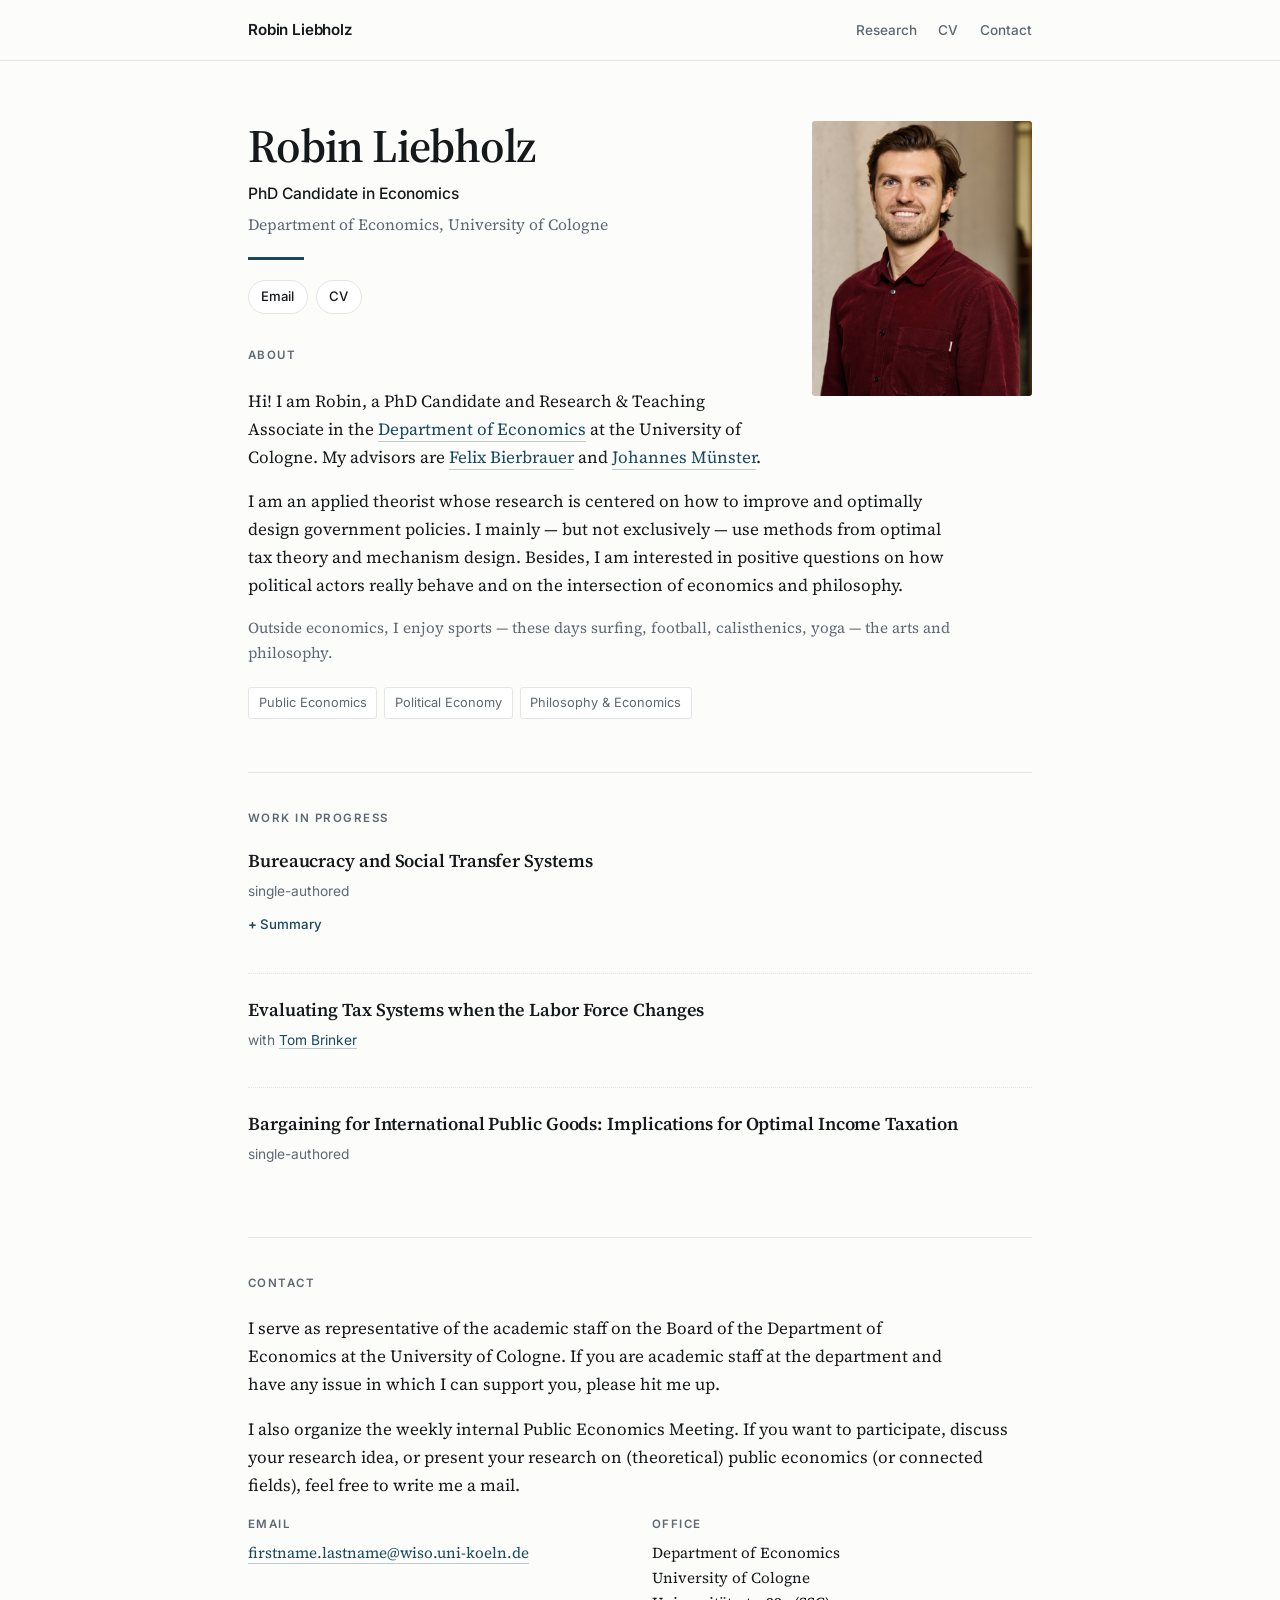
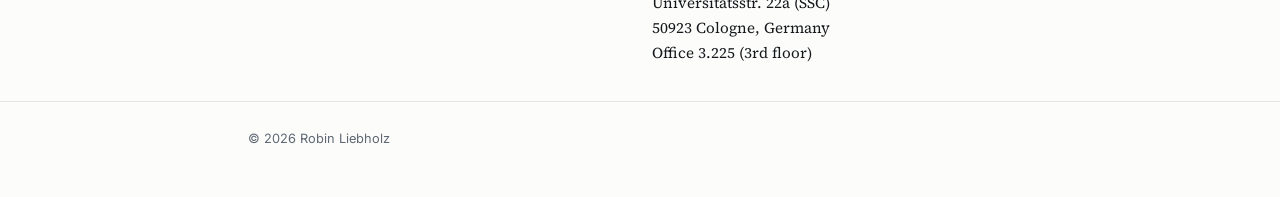
<file: index.html>
<!DOCTYPE html>
<html lang="en">
<head>
<meta charset="utf-8">
<meta name="viewport" content="width=device-width, initial-scale=1.0">

<title>Robin Liebholz | PhD Candidate in Economics</title>
<meta name="description" content="Robin Liebholz is a PhD candidate in economics at the University of Cologne, working on public economics, political economy, and philosophy and economics.">
<meta name="author" content="Robin Liebholz">

<meta property="og:type" content="website">
<meta property="og:title" content="Robin Liebholz | PhD Candidate in Economics">
<meta property="og:description" content="PhD candidate in economics at the University of Cologne. Public economics, political economy, philosophy and economics.">

<link rel="preconnect" href="https://fonts.googleapis.com">
<link rel="preconnect" href="https://fonts.gstatic.com" crossorigin>
<link href="https://fonts.googleapis.com/css2?family=Source+Serif+4:ital,opsz,wght@0,8..60,400;0,8..60,600;1,8..60,400&family=Inter:wght@400;500;600&display=swap" rel="stylesheet">
<link rel="stylesheet" href="style.css">
</head>

<body>
<a class="skip" href="#main">Skip to content</a>

<nav class="topbar">
  <div class="wrap">
    <a class="brand" href="index.html">Robin Liebholz</a>
    <div class="navlinks">
      <a href="#research">Research</a>
      <a href="cv.html">CV</a>
      <a href="#contact">Contact</a>
    </div>
  </div>
</nav>

<main id="main" class="wrap">

  <!-- ============================================================
       PHOTO: save your picture as photo.jpg next to this file,
       then replace the whole src="data:image..." below with
       src="photo.jpg"
       ============================================================ -->
  <header class="hero" id="top">
    <img class="portrait" alt="Portrait of Robin Liebholz" src="photo.jpg">
    <div>
      <h1>Robin Liebholz</h1>
      <p class="role">PhD Candidate in Economics</p>
      <p class="affil">Department of Economics, University of Cologne </p>
      <div class="underline"></div>
      <div class="linkrow">
        <a href="mailto:robin.liebholz@wiso.uni-koeln.de">Email</a>
        <a href="cv.html">CV</a>
        <!-- Add these back when you have the accounts:
        <a href="https://scholar.google.com/citations?user=YOURID">Google Scholar</a>
        <a href="https://bsky.app/profile/YOURHANDLE">Bluesky</a>
        <a href="https://www.linkedin.com/in/YOURNAME">LinkedIn</a>
        -->
        </div>
    </div>
  </header>
  <!-- ============================================================
       ABOUT — please read this over. The facts come from your CV,
       but the second paragraph is my wording, not yours. Change it
       to whatever you'd actually say about your own work.
       ============================================================ -->
  <section id="about">
    <p class="eyebrow">About</p>
    <p>Hi! I am Robin, a PhD Candidate and Research &amp; Teaching Associate in the <a href="https://economics.uni-koeln.de/">Department of Economics</a> at the University of Cologne. My advisors are <a href="https://sites.google.com/view/felixbierbrauer/startseite">Felix Bierbrauer</a> and <a href="https://medienoekonomie.uni-koeln.de/de/team/prof-dr-johannes-muenster">Johannes Münster</a>.
</p>
    <p>I am an applied theorist whose research is centered on how to improve and optimally design government policies. I mainly — but not exclusively — use methods from optimal tax theory and mechanism design. Besides, I am interested in positive questions on how political actors really behave and on the intersection of economics and philosophy.</p>
 <p class="personal">Outside economics, I enjoy sports — these days surfing, football, calisthenics, yoga — the arts and philosophy.
    <ul class="tags">
      <li>Public Economics</li>
      <li>Political Economy</li>
      <li>Philosophy &amp; Economics</li>
    </ul>
  </section>

  <!-- ============================================================
       RESEARCH
       When a project has a circulating draft, move it up into a new
       "Working Papers" block and give it a chip and a PDF link, like
       the commented-out example at the bottom of this section.
       ============================================================ -->
  <section id="research">
    <p class="eyebrow">Work in Progress</p>

    <article class="paper">
      <h3>Bureaucracy and Social Transfer Systems</h3>
      <p class="byline">single-authored</p>
      <details>
        <summary>Summary</summary>
        <p class="abstract"> I construct a model of optimal social transfers with costly bureaucracy. Bureaucracy makes individualized (case-by-case) transfers possible, but it is costly — for the state, because of screening applicants, administering individual cases and running the system, and for agents, because of the reporting burden. The state would like to individualize transfers because agents differ in their marginal utility of money, which is higher for agents with greater need. Even when the state can observe need, it is optimal to give at least some range of agents a uniform transfer. When need is unobservable, this range is even larger. In regions with individualized transfers, agents with lower need receive an information rent. Informational constraints can also make it optimal to have more brackets of uniform transfers. This offers an explanation for the multi-bracket structure of many real-world transfer systems.      </p>
      </details>

    </article>

    <article class="paper">
      <h3>Evaluating Tax Systems when the Labor Force Changes</h3>
      <p class="byline">with <a href="https://sites.google.com/view/tom-brinker">Tom Brinker</a></p>
    </article>

    <article class="paper">
      <h3>Bargaining for International Public Goods: Implications for Optimal Income Taxation</h3>
      <p class="byline">single-authored</p>
    </article>

    <!-- ============================================================
         TEMPLATE for your first working paper — delete the comment
         markers around it and move it above "Work in Progress"
         together with an eyebrow line reading "Working Papers".

    <article class="paper">
      <span class="chip">Working Paper</span>
      <h3>Paper title</h3>
      <p class="byline">with Coauthor Name</p>
      <details>
        <summary>Abstract</summary>
        <p class="abstract">Your abstract.</p>
      </details>
      <div class="filerow">
        <a href="files/paper1.pdf">PDF</a>
        <a href="#">Slides</a>
      </div>
    </article>

         ============================================================ -->
  </section>

  <section id="contact">
    <p class="eyebrow">Contact</p>
      <p>I serve as representative of the academic staff on the Board of the Department of Economics at the University of Cologne. If you are academic staff at the department and have any issue in which I can support you, please hit me up.</p>
</p>
</p>I also organize the weekly internal Public Economics Meeting. If you want to participate, discuss your research idea, or present your research on (theoretical) public economics (or connected fields), feel free to write me a mail.</p>
</p>
    <div class="contact-grid">
      <div>
        <h4>Email</h4>
        <p><a href="mailto:robin.liebholz@wiso.uni-koeln.de">firstname.lastname@wiso.uni-koeln.de</a></p>
      </div>
      <div>
        <h4>Office</h4>
        <p>Department of Economics<br>University of Cologne<br>Universitätsstr. 22a (SSC)<br>50923 Cologne, Germany <br> Office 3.225 (3rd floor)</p>
      </div>
    </div>
  </section>

</main>

<footer>
  <div class="wrap">© 2026 Robin Liebholz</div>
</footer>

</body>
</html>
</file>
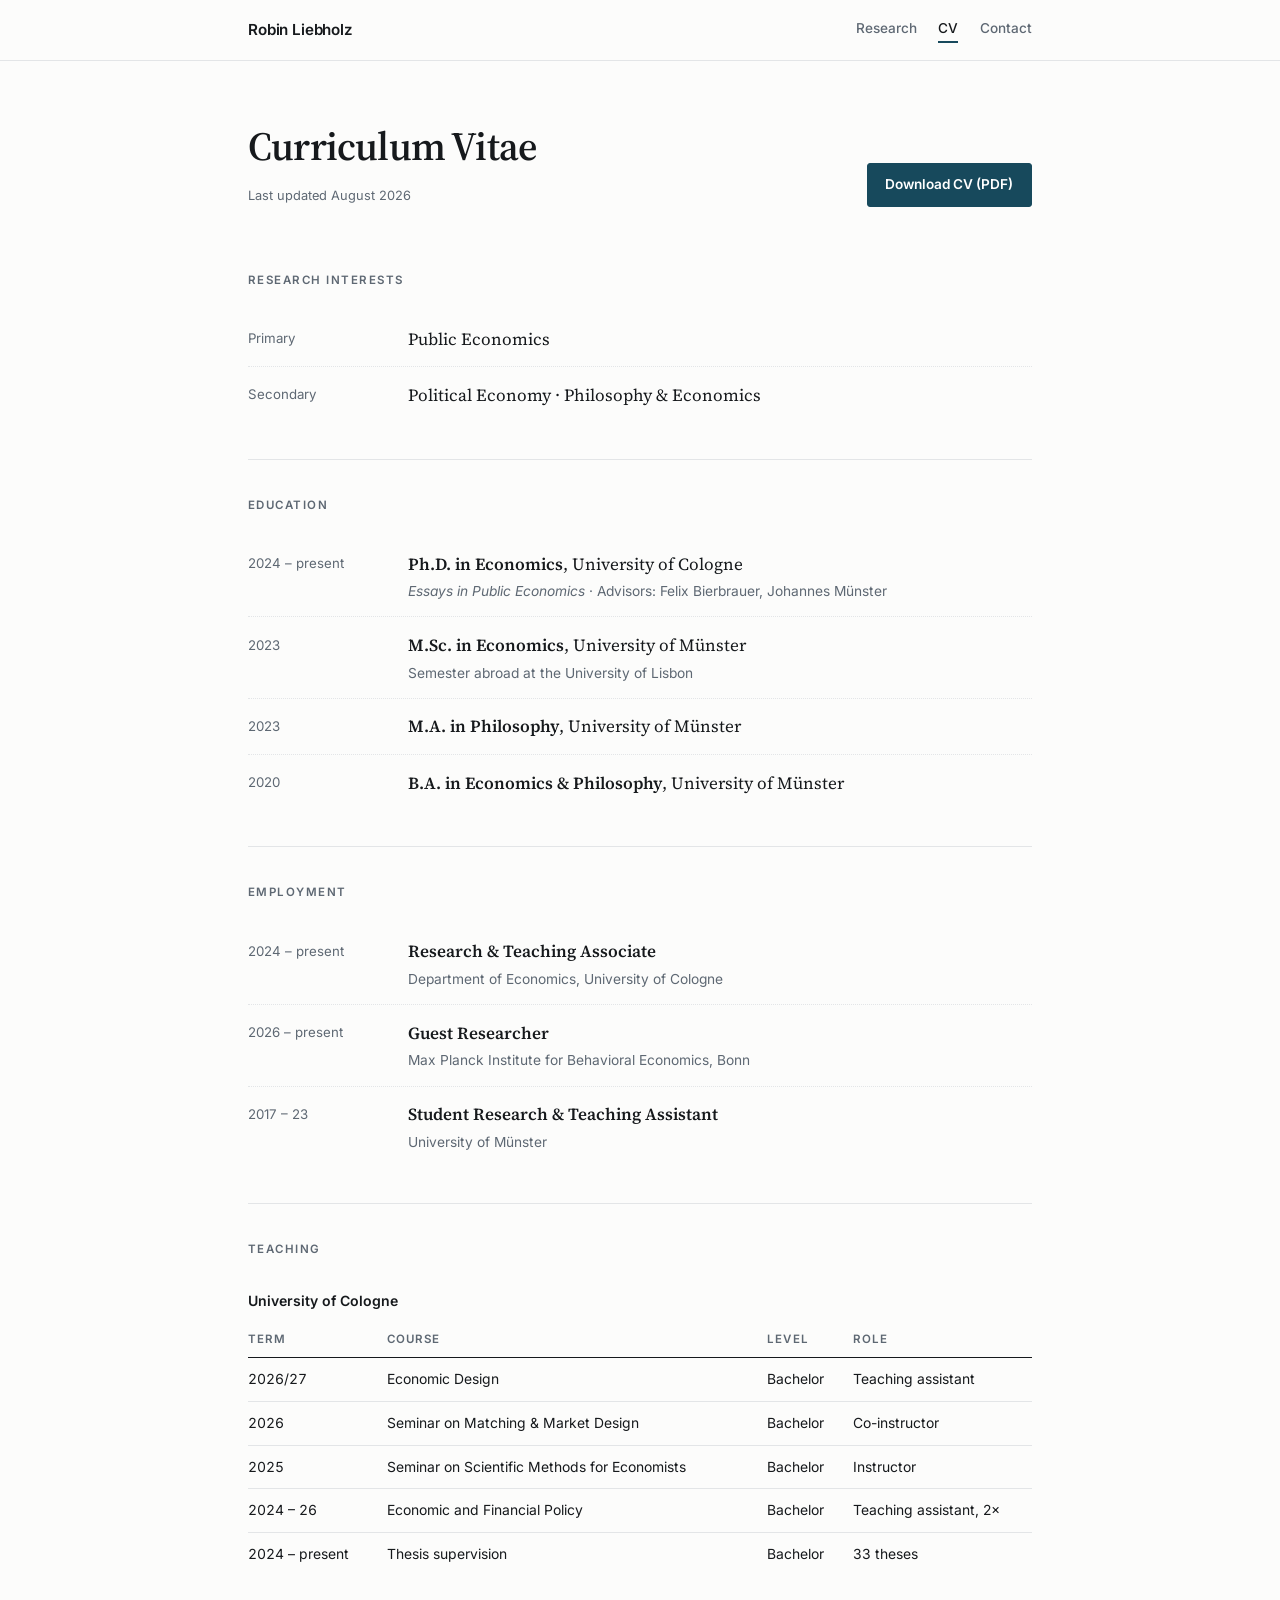
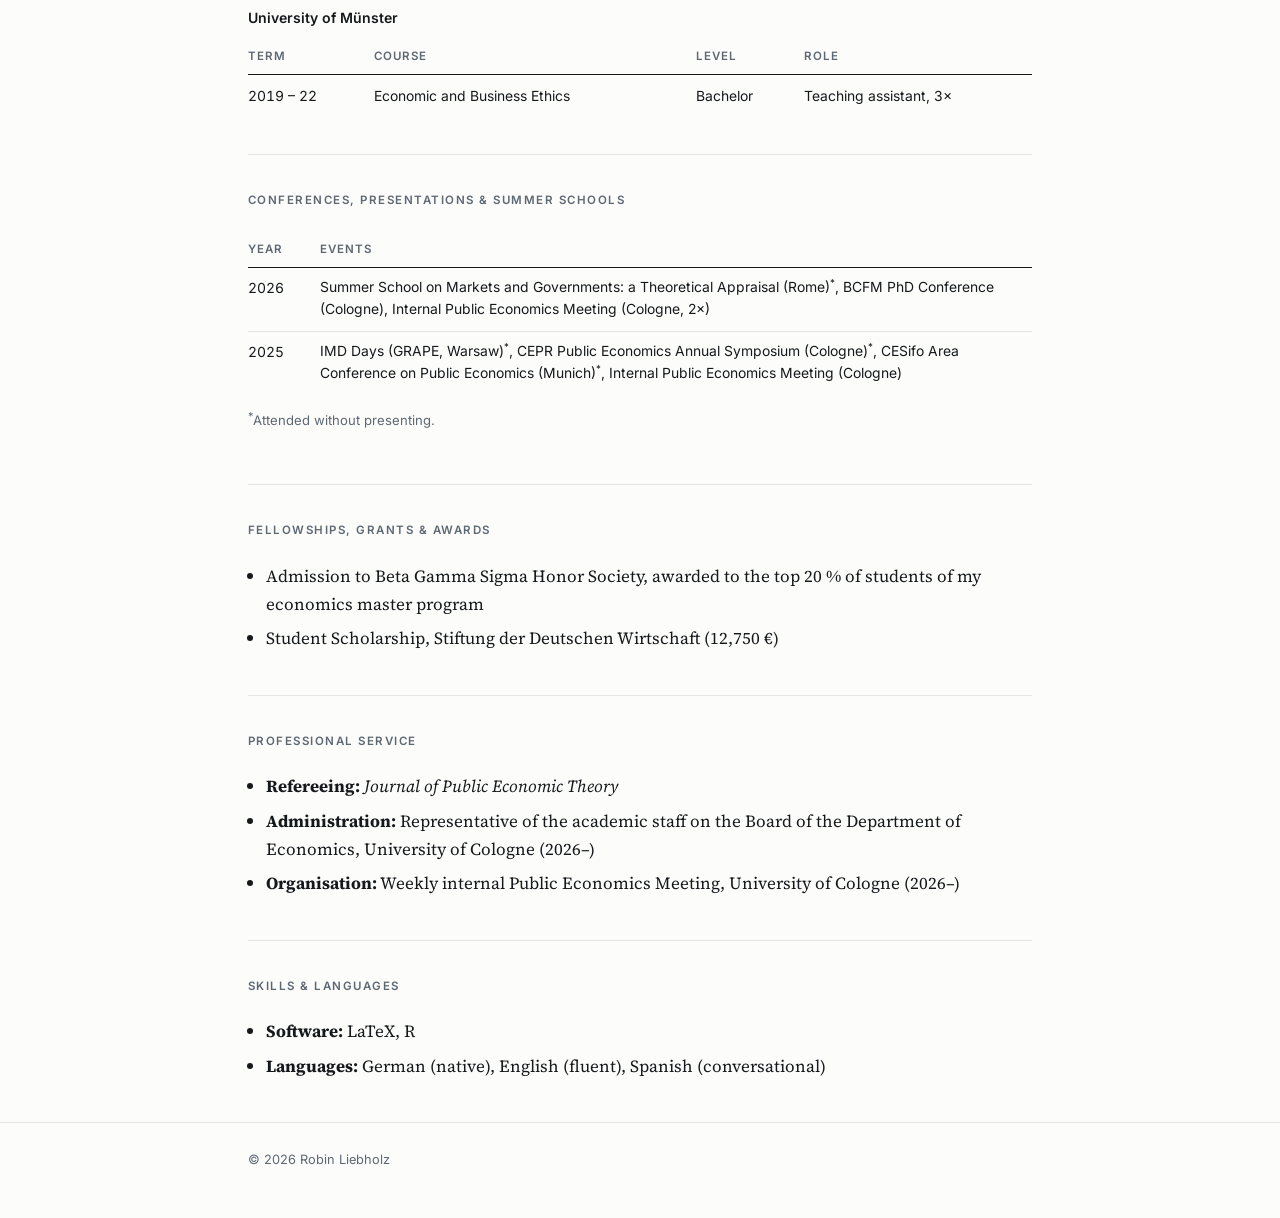
<file: cv.html>
<!DOCTYPE html>
<html lang="en">
<head>
<meta charset="utf-8">
<meta name="viewport" content="width=device-width, initial-scale=1.0">

<title>CV | Robin Liebholz</title>
<meta name="description" content="Curriculum vitae of Robin Liebholz, PhD candidate in economics at the University of Cologne.">
<meta name="author" content="Robin Liebholz">

<link rel="preconnect" href="https://fonts.googleapis.com">
<link rel="preconnect" href="https://fonts.gstatic.com" crossorigin>
<link href="https://fonts.googleapis.com/css2?family=Source+Serif+4:ital,opsz,wght@0,8..60,400;0,8..60,600;1,8..60,400&family=Inter:wght@400;500;600&display=swap" rel="stylesheet">
<link rel="stylesheet" href="style.css">
</head>

<body>
<a class="skip" href="#main">Skip to content</a>

<nav class="topbar">
  <div class="wrap">
    <a class="brand" href="index.html">Robin Liebholz</a>
    <div class="navlinks">
      <a href="index.html#research">Research</a>
      <a href="cv.html" class="current">CV</a>
      <a href="index.html#contact">Contact</a>
    </div>
  </div>
</nav>

<main id="main" class="wrap">

  <!-- ============================================================
       Compile your LaTeX CV, save the output as cv.pdf next to this
       file, and the button below works. Update the date whenever you
       upload a new version.
       ============================================================ -->
  <header class="pagehead">
    <div>
      <h1>Curriculum Vitae</h1>
      <p class="updated">Last updated August 2026</p>
    </div>
    <a class="btn" href="cv.pdf">Download CV (PDF)</a>
  </header>

  <section id="interests">
    <p class="eyebrow">Research Interests</p>
    <div class="cv-entry">
      <span class="when">Primary</span>
      <p class="what">Public Economics</p>
    </div>
    <div class="cv-entry">
      <span class="when">Secondary</span>
      <p class="what">Political Economy · Philosophy &amp; Economics</p>
    </div>
  </section>

  <section id="education">
    <p class="eyebrow">Education</p>

    <div class="cv-entry">
      <span class="when">2024 – present</span>
      <p class="what">
        <strong>Ph.D. in Economics</strong>, University of Cologne
        <span class="detail"><em>Essays in Public Economics</em> · Advisors: Felix Bierbrauer, Johannes Münster</span>
      </p>
    </div>

    <div class="cv-entry">
      <span class="when">2023</span>
      <p class="what">
        <strong>M.Sc. in Economics</strong>, University of Münster
        <span class="detail">Semester abroad at the University of Lisbon</span>
      </p>
    </div>

    <div class="cv-entry">
      <span class="when">2023</span>
      <p class="what"><strong>M.A. in Philosophy</strong>, University of Münster</p>
    </div>

    <div class="cv-entry">
      <span class="when">2020</span>
      <p class="what"><strong>B.A. in Economics &amp; Philosophy</strong>, University of Münster</p>
    </div>
  </section>

  <section id="employment">
    <p class="eyebrow">Employment</p>

    <div class="cv-entry">
      <span class="when">2024 – present</span>
      <p class="what">
        <strong>Research &amp; Teaching Associate</strong>
        <span class="detail">Department of Economics, University of Cologne</span>
      </p>
    </div>

    <div class="cv-entry">
      <span class="when">2026 – present</span>
      <p class="what">
        <strong>Guest Researcher</strong>
        <span class="detail">Max Planck Institute for Behavioral Economics, Bonn</span>
      </p>
    </div>

    <div class="cv-entry">
      <span class="when">2017 – 23</span>
      <p class="what">
        <strong>Student Research &amp; Teaching Assistant</strong>
        <span class="detail">University of Münster</span>
      </p>
    </div>
  </section>

  <!-- ============================================================
       TEACHING — to add a course, copy a whole <tr>…</tr> block.
       ============================================================ -->
  <section id="teaching">
    <p class="eyebrow">Teaching</p>

    <p class="subhead">University of Cologne</p>
    <div class="tablewrap">
      <table class="tbl">
        <thead>
          <tr>
            <th scope="col">Term</th>
            <th scope="col">Course</th>
            <th scope="col">Level</th>
            <th scope="col">Role</th>
          </tr>
        </thead>
        <tbody>
          <tr>
            <td class="num">2026/27</td>
            <td>Economic Design</td>
            <td>Bachelor</td>
            <td>Teaching assistant</td>
          </tr>
          <tr>
            <td class="num">2026</td>
            <td>Seminar on Matching &amp; Market Design</td>
            <td>Bachelor</td>
            <td>Co-instructor</td>
          </tr>
          <tr>
            <td class="num">2025</td>
            <td>Seminar on Scientific Methods for Economists</td>
            <td>Bachelor</td>
            <td>Instructor</td>
          </tr>
          <tr>
            <td class="num">2024 – 26</td>
            <td>Economic and Financial Policy</td>
            <td>Bachelor</td>
            <td>Teaching assistant, 2×</td>
          </tr>
          <tr>
            <td class="num">2024 – present</td>
            <td>Thesis supervision</td>
            <td>Bachelor</td>
            <td>33 theses</td>
          </tr>
        </tbody>
      </table>
    </div>

    <p class="subhead">University of Münster</p>
    <div class="tablewrap">
      <table class="tbl">
        <thead>
          <tr>
            <th scope="col">Term</th>
            <th scope="col">Course</th>
            <th scope="col">Level</th>
            <th scope="col">Role</th>
          </tr>
        </thead>
        <tbody>
          <tr>
            <td class="num">2019 – 22</td>
            <td>Economic and Business Ethics</td>
            <td>Bachelor</td>
            <td>Teaching assistant, 3×</td>
          </tr>
        </tbody>
      </table>
    </div>
  </section>

  <!-- ============================================================
       PRESENTATIONS — the asterisk means attendance without
       presenting, as in your LaTeX CV.
       ============================================================ -->
   <section id="talks">
    <p class="eyebrow">Conferences, Presentations &amp; Summer Schools</p>
    <div class="tablewrap">
      <table class="tbl tbl--years">
        <thead>
          <tr>
            <th scope="col">Year</th>
            <th scope="col">Events</th>
          </tr>
        </thead>
        <tbody>
          <tr>
            <td class="num">2026</td>
            <td>Summer School on Markets and Governments: a Theoretical Appraisal (Rome)<sup aria-hidden="true">*</sup>, BCFM PhD Conference (Cologne), Internal Public Economics Meeting (Cologne, 2×)</td>
          </tr>
          <tr>
            <td class="num">2025</td>
            <td>IMD Days (GRAPE, Warsaw)<sup aria-hidden="true">*</sup>, CEPR Public Economics Annual Symposium (Cologne)<sup aria-hidden="true">*</sup>, CESifo Area Conference on Public Economics (Munich)<sup aria-hidden="true">*</sup>, Internal Public Economics Meeting (Cologne)</td>
          </tr>
        </tbody>
      </table>
    </div>
    <p class="note"><sup aria-hidden="true">*</sup>Attended without presenting.</p>
  </section>

  <section id="awards">
    <p class="eyebrow">Fellowships, Grants &amp; Awards</p>
    <ul class="cv-list">
      <li>Admission to Beta Gamma Sigma Honor Society, awarded to the top 20 % of students of my economics master program</li>
      <li>Student Scholarship, Stiftung der Deutschen Wirtschaft (12,750 €)</li>
    </ul>
  </section>

  <section id="service">
    <p class="eyebrow">Professional Service</p>
    <ul class="cv-list">
      <li><strong>Refereeing:</strong> <em>Journal of Public Economic Theory</em></li>
      <li><strong>Administration:</strong> Representative of the academic staff on the Board of the Department of Economics, University of Cologne (2026–)</li>
      <li><strong>Organisation:</strong> Weekly internal Public Economics Meeting, University of Cologne (2026–)</li>
    </ul>
  </section>

 <section id="skills">
    <p class="eyebrow">Skills &amp; Languages</p>
    <ul class="cv-list">
      <li><strong>Software:</strong> LaTeX, R</li>
      <li><strong>Languages:</strong> German (native), English (fluent), Spanish (conversational)</li>
    </ul>
  </section>

</main>

<footer>
  <div class="wrap">© 2026 Robin Liebholz</div>
</footer>

</body>
</html>
</file>
<file: style.css>
/* ============================================================
   SHARED STYLESHEET — used by both index.html and cv.html
   Keep this file in the SAME FOLDER as your HTML files.
   ============================================================ */

/* ---- EDIT: COLOURS — change these to recolour the whole site ---- */
:root{
  --paper:#fcfcfb;
  --ink:#16191c;
  --muted:#5e6873;
  --rule:#e3e5e7;
  --accent:#17495c;
  --accent-soft:#eaf1f3;

  --serif:"Source Serif 4",Georgia,"Times New Roman",serif;
  --sans:"Inter",-apple-system,BlinkMacSystemFont,"Segoe UI",Helvetica,Arial,sans-serif;

  --measure:52rem;
}

*{box-sizing:border-box}
html{-webkit-text-size-adjust:100%;scroll-behavior:smooth;scroll-padding-top:75px}
body{
  margin:0;
  background:var(--paper);
  color:var(--ink);
  font-family:var(--serif);
  font-size:17px;
  line-height:1.65;
  font-synthesis-weight:none;
}
a{color:var(--accent);text-decoration:none;border-bottom:1px solid rgba(23,73,92,.28)}
a:hover{border-bottom-color:var(--accent)}
a:focus-visible,summary:focus-visible{outline:2px solid var(--accent);outline-offset:3px;border-radius:2px}

.wrap{max-width:var(--measure);margin:0 auto;padding:0 1.5rem}

.skip{position:absolute;left:-9999px}
.skip:focus{left:1rem;top:1rem;background:#fff;padding:.6rem 1rem;z-index:20;border:1px solid var(--rule)}

/* ---------- top navigation ---------- */
.topbar{
  position:sticky;top:0;z-index:10;
  background:rgba(252,252,251,.92);
  backdrop-filter:saturate(140%) blur(8px);
  border-bottom:1px solid var(--rule);
}
.topbar .wrap{display:flex;align-items:center;justify-content:space-between;gap:1rem;min-height:60px;flex-wrap:wrap}
.brand{font-family:var(--sans);font-weight:600;font-size:.95rem;letter-spacing:-.01em;border:0;color:var(--ink)}
.navlinks{display:flex;gap:1.35rem;font-family:var(--sans);font-size:.85rem;font-weight:500}
.navlinks a{color:var(--muted);border:0}
.navlinks a:hover{color:var(--accent)}
.navlinks a.current{color:var(--ink);border-bottom:2px solid var(--accent);padding-bottom:2px}

/* ---------- hero (front page) ---------- */
.hero{padding:3.75rem 0 1.5rem}
.hero h1{font-size:clamp(2.1rem,5.5vw,2.9rem);font-weight:600;line-height:1.1;letter-spacing:-.02em;margin:0 0 .55rem}
.role{font-family:var(--sans);font-size:.98rem;font-weight:500;margin:0 0 .35rem}
.affil{color:var(--muted);font-size:.98rem;margin:0}
.underline{width:56px;height:3px;background:var(--accent);margin:1.15rem 0 1.25rem}
.portrait{float:right;width:220px;height:275px;margin:0 0 1.5rem 2.75rem;object-fit:cover;border-radius:3px;filter:grayscale(12%)}

/* ---------- contact link row ---------- */
.linkrow{display:flex;flex-wrap:wrap;gap:.5rem;margin-top:.25rem}
.linkrow a{
  font-family:var(--sans);font-size:.82rem;font-weight:500;
  padding:.34rem .78rem;border:1px solid var(--rule);border-radius:999px;
  color:var(--ink);background:#fff;
}
.linkrow a:hover{border-color:var(--accent);color:var(--accent);background:var(--accent-soft)}

/* ---------- sections ---------- */
section{padding:2.25rem 0;border-top:1px solid var(--rule)}
section:first-of-type{border-top:0}
.eyebrow{
  font-family:var(--sans);font-size:.72rem;font-weight:600;
  text-transform:uppercase;letter-spacing:.13em;color:var(--muted);
  margin:0 0 1.35rem;
}
p{margin:0 0 1rem;max-width:44rem}

/* ---------- research-interest tags ---------- */
.tags{display:flex;flex-wrap:wrap;gap:.45rem;margin-top:1.35rem;padding:0;list-style:none}
.tags li{font-family:var(--sans);font-size:.8rem;color:var(--muted);background:#fff;border:1px solid var(--rule);border-radius:3px;padding:.28rem .6rem}

/* ---------- papers ---------- */
.paper{padding:1.5rem 0;border-top:1px dotted var(--rule)}
.paper:first-of-type{border-top:0;padding-top:0}
.paper h3{font-size:1.14rem;font-weight:600;line-height:1.35;margin:0 0 .4rem;letter-spacing:-.005em}
.byline{font-family:var(--sans);font-size:.86rem;color:var(--muted);margin:0 0 .7rem}
.chip{
  display:inline-block;font-family:var(--sans);font-size:.7rem;font-weight:600;
  text-transform:uppercase;letter-spacing:.08em;
  color:var(--accent);background:var(--accent-soft);
  border-radius:3px;padding:.2rem .5rem;margin-bottom:.55rem;
}
details{margin:.2rem 0 .8rem}
summary{cursor:pointer;font-family:var(--sans);font-size:.83rem;font-weight:500;color:var(--accent);width:fit-content;list-style:none}
summary::-webkit-details-marker{display:none}
summary::before{content:"+ ";font-weight:600}
details[open] summary::before{content:"– "}
details[open] summary{margin-bottom:.6rem}
.abstract{font-size:.95rem;color:#2c3238;border-left:2px solid var(--rule);padding-left:1rem;margin:0;max-width:44rem}
.filerow{display:flex;flex-wrap:wrap;gap:.5rem .95rem;font-family:var(--sans);font-size:.83rem}
.media{font-family:var(--sans);font-size:.82rem;color:var(--muted);margin-top:.7rem}
.media a{margin-right:.5rem}

/* ============================================================
   CV PAGE
   ============================================================ */
.pagehead{padding:3.25rem 0 1.75rem;display:flex;align-items:flex-end;justify-content:space-between;gap:1.5rem;flex-wrap:wrap}
.pagehead h1{font-size:clamp(1.9rem,5vw,2.5rem);font-weight:600;letter-spacing:-.02em;margin:0}
.pagehead .updated{font-family:var(--sans);font-size:.8rem;color:var(--muted);margin:.4rem 0 0}

/* the download-PDF button */
.btn{
  font-family:var(--sans);font-size:.85rem;font-weight:600;
  background:var(--accent);color:#fff;border:1px solid var(--accent);
  padding:.6rem 1.1rem;border-radius:3px;white-space:nowrap;
}
.btn:hover{background:#0f3745;border-color:#0f3745;color:#fff}

/* a CV entry: dates on the left, content on the right */
.cv-entry{display:grid;grid-template-columns:8.5rem 1fr;gap:1.5rem;padding:.85rem 0;border-top:1px dotted var(--rule)}
.cv-entry:first-of-type{border-top:0}
.cv-entry .when{font-family:var(--sans);font-size:.83rem;color:var(--muted);padding-top:.22rem}
.cv-entry .what{margin:0}
.cv-entry strong{font-weight:600}
.cv-entry .detail{display:block;font-family:var(--sans);font-size:.86rem;color:var(--muted);margin-top:.15rem}

/* plain bulleted CV lists (service, skills, languages) */
.cv-list{margin:0;padding-left:1.1rem}
.cv-list li{margin-bottom:.4rem}

/* ---------- tables (teaching, evaluations) ---------- */
.subhead{font-family:var(--sans);font-size:.88rem;font-weight:600;margin:1.9rem 0 .6rem}
.subhead:first-of-type{margin-top:0}
.tablewrap{overflow-x:auto;-webkit-overflow-scrolling:touch}
table.tbl{width:100%;border-collapse:collapse;font-family:var(--sans);font-size:.87rem;min-width:34rem}
table.tbl caption{text-align:left;font-size:.8rem;color:var(--muted);padding-bottom:.5rem}
table.tbl th{
  text-align:left;font-weight:600;font-size:.72rem;text-transform:uppercase;letter-spacing:.09em;
  color:var(--muted);padding:.5rem .8rem .5rem 0;border-bottom:1px solid var(--ink);white-space:nowrap;
}
table.tbl td{padding:.62rem .8rem .62rem 0;border-bottom:1px solid var(--rule);vertical-align:top}
table.tbl tr:last-child td{border-bottom:0}
table.tbl td:last-child,table.tbl th:last-child{padding-right:0}
.num{font-variant-numeric:tabular-nums;white-space:nowrap}
.note{font-family:var(--sans);font-size:.82rem;color:var(--muted);margin-top:.8rem}

/* ---------- contact ---------- */
.contact-grid{display:grid;grid-template-columns:repeat(auto-fit,minmax(210px,1fr));gap:1.5rem;margin-top:.5rem}
.contact-grid h4{font-family:var(--sans);font-size:.72rem;font-weight:600;text-transform:uppercase;letter-spacing:.13em;color:var(--muted);margin:0 0 .4rem}
.contact-grid p{font-size:.95rem;margin:0}

footer{border-top:1px solid var(--rule);padding:1.6rem 0 3rem;font-family:var(--sans);font-size:.8rem;color:var(--muted)}

/* ---------- responsive ---------- */
@media (max-width:640px){
  body{font-size:16px}
  .hero{padding-top:2.5rem}
  .portrait{float:none;display:block;width:132px;height:165px;margin:0 0 1.5rem}
  .navlinks{gap:1rem;font-size:.8rem}
  .topbar .wrap{min-height:52px;padding-top:.5rem;padding-bottom:.5rem}
  .cv-entry{grid-template-columns:1fr;gap:.15rem}
  .cv-entry .when{padding-top:0}
  .pagehead{padding-top:2.5rem}
  table.tbl{font-size:.83rem}
}
@media (prefers-reduced-motion:reduce){
  *{animation:none!important;transition:none!important;scroll-behavior:auto!important}
}

/* ---------- printing ---------- */
@media print{
  .topbar,.btn,footer{display:none}
  body{font-size:11pt;background:#fff}
  details{display:block}
  a{color:var(--ink);border:0}
}
.personal{font-size:.95rem;color:var(--muted)}
.tbl--years{min-width:0}
.tbl--years th:first-child,.tbl--years td:first-child{width:4.5rem}
.tbl--years td:last-child{line-height:1.55}
.tbl--years sup{font-size:.7em;line-height:0}
#research{clear:both}
#about{padding-top:.5rem}
#about .eyebrow + p{overflow:hidden}
#about .eyebrow + p + p{clear:right}
</file>
